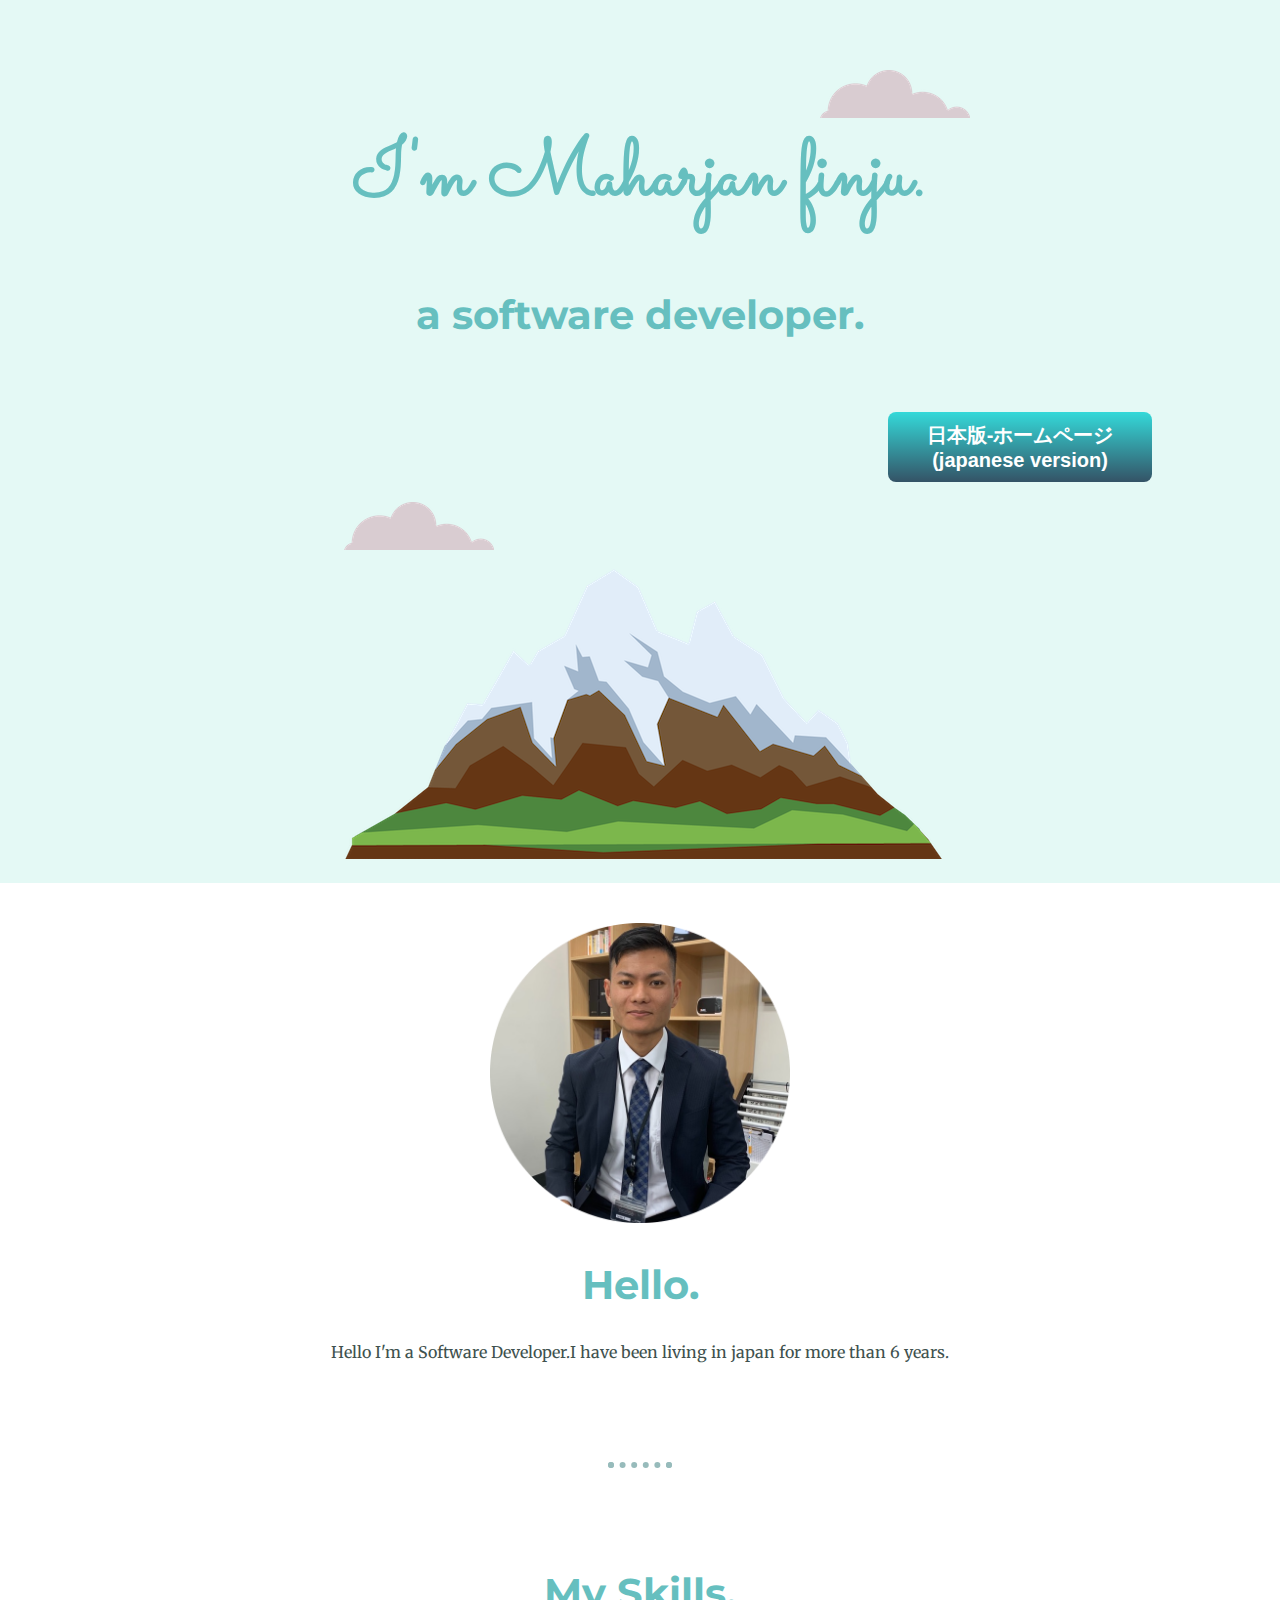
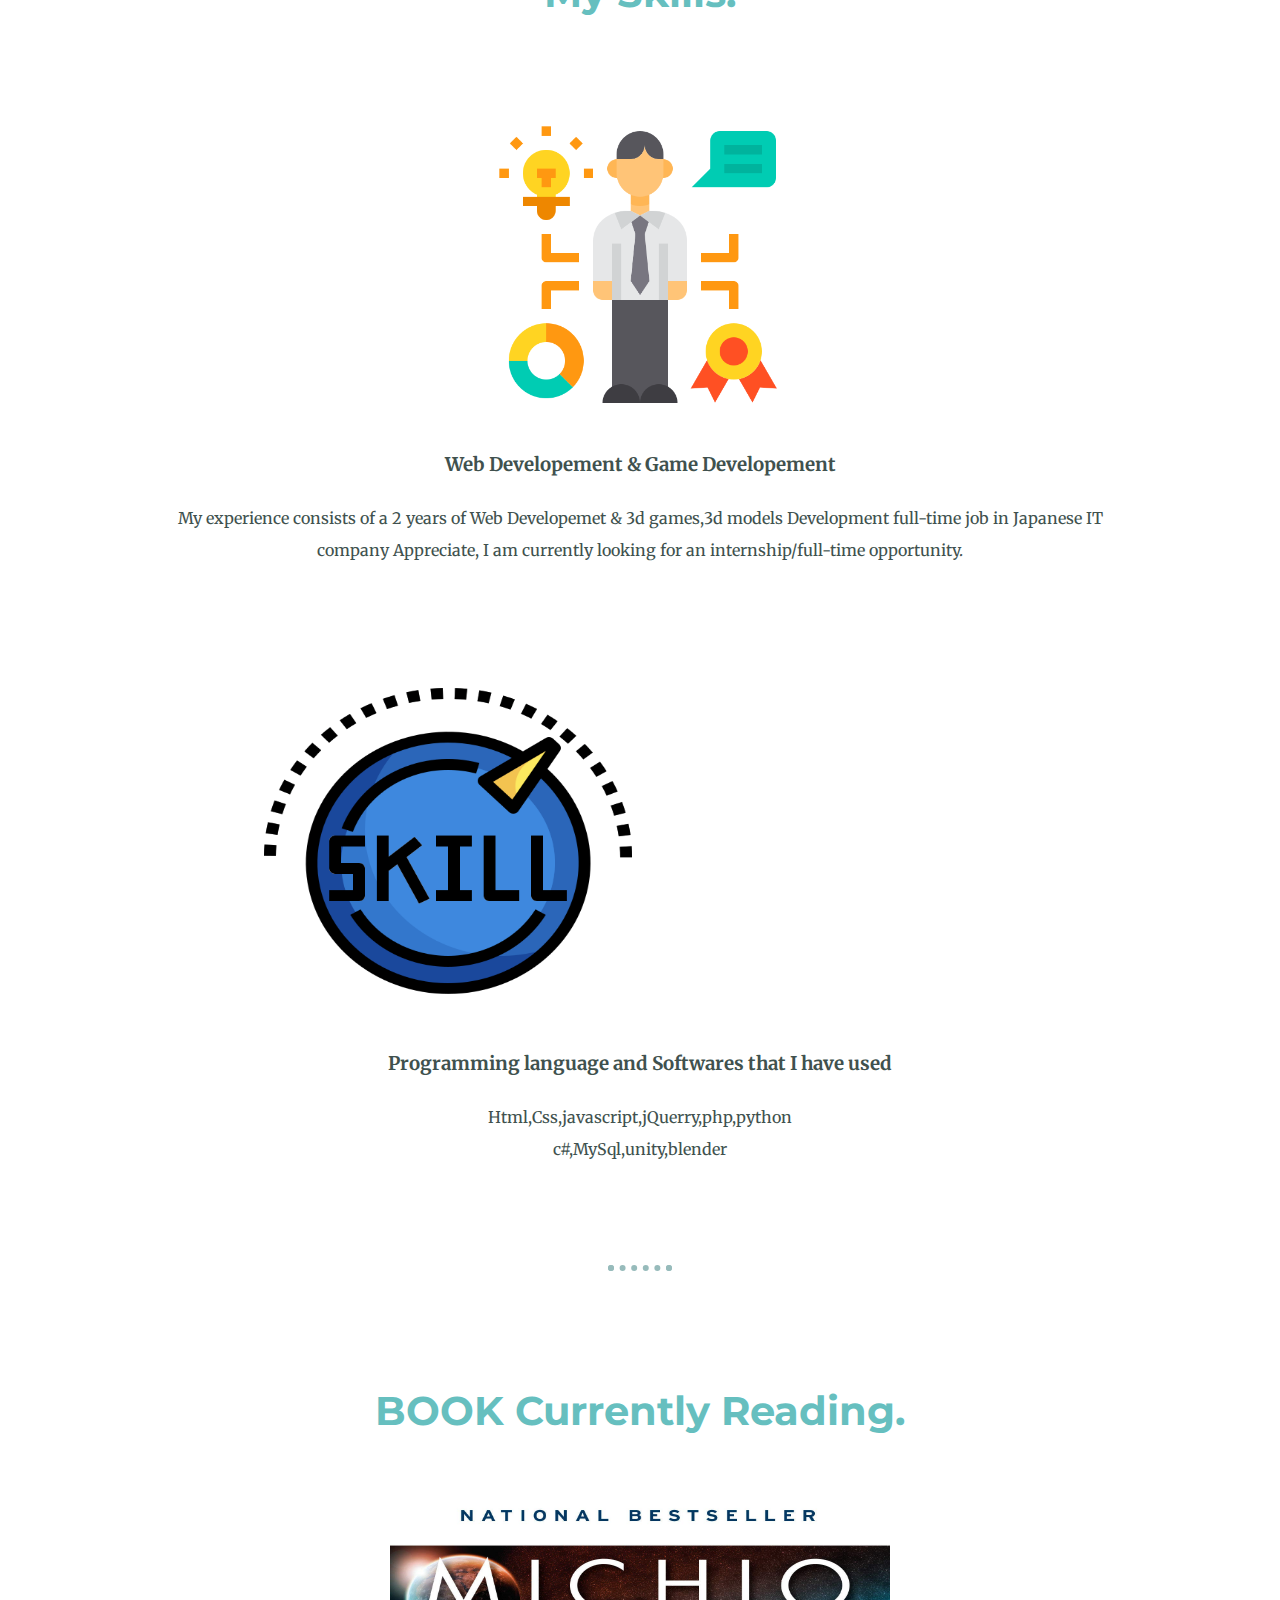
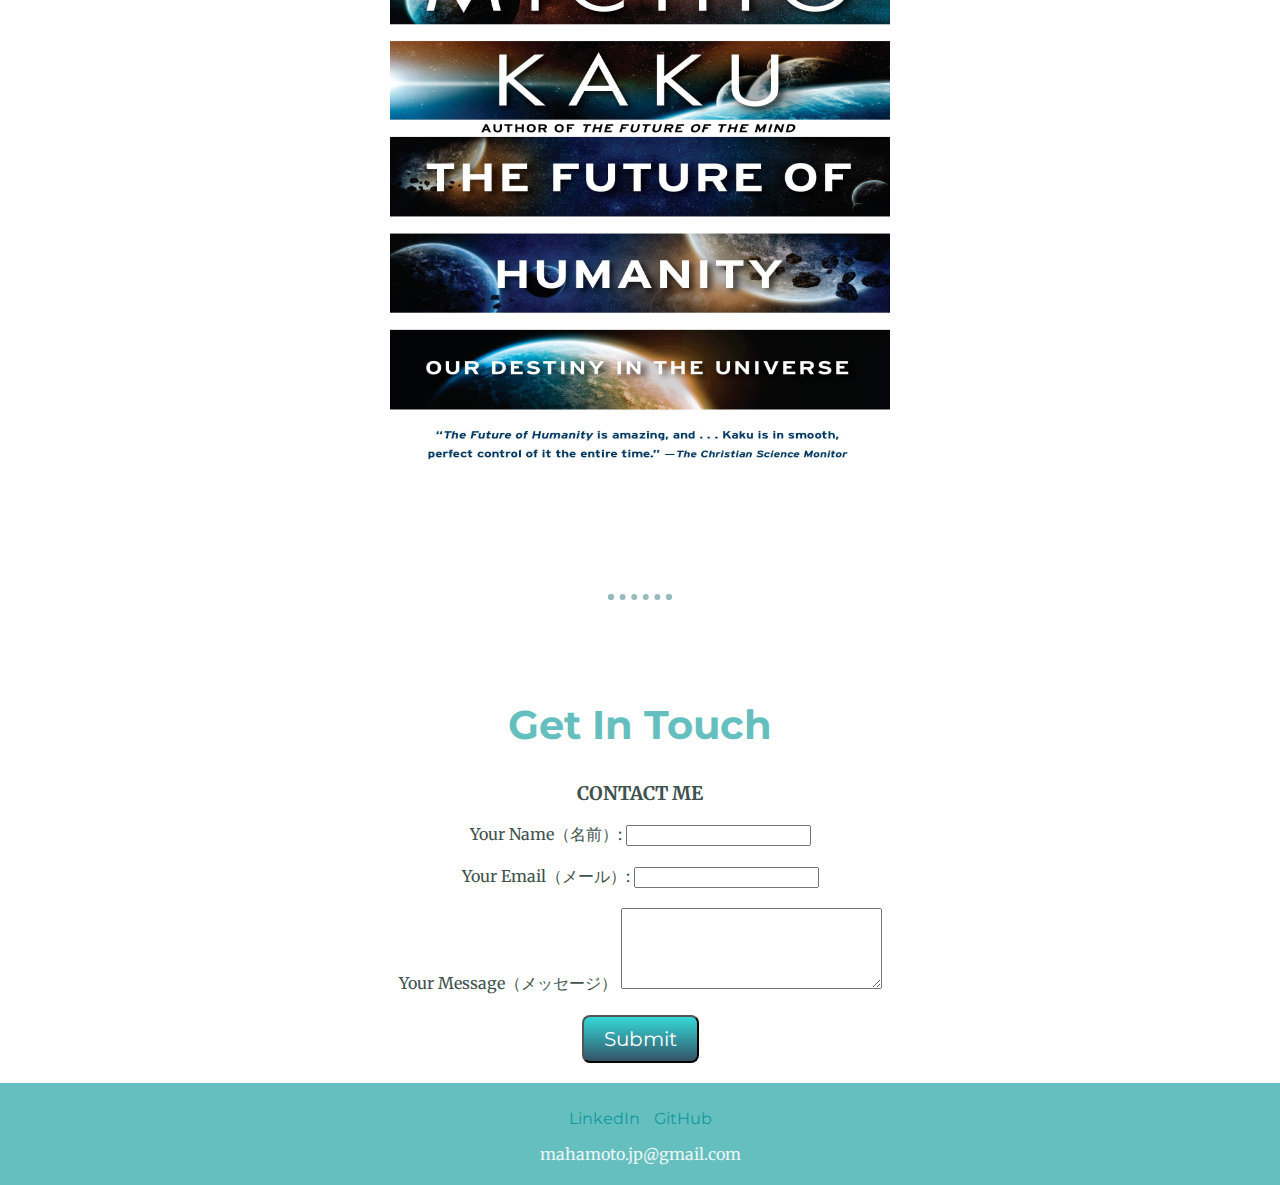
<file: index.html>
<!DOCTYPE html>
<html lang="en" dir="ltr">
  <head>
    <meta charset="utf-8">
    <title>Maharjan Finju</title>
  </head>
  <link rel="stylesheet" href="css/styles.css">
  <link rel="icon" href="favicon.ico">
  <link href="https://fonts.googleapis.com/css2?family=Merriweather:wght@700&family=Montserrat&family=Sacramento&display=swap" rel="stylesheet">  <body>

<div class="top-container">
    <img class="top-cloud" src="cloud.png" alt="cloud-img">
    <h1>I'm Maharjan finju.</h1>
    <h2>a software developer.</h2>
    <a href="index-japanese-new.html"><h3 class="japanese-page">日本版-ホームページ <br />(japanese version)</h3></a>
    <img class="bottom-cloud" src="cloud.png" alt="cloud-img">
    <img src="mountain.png" alt="mountain-img">

</div>
<div class="middle-container">
  <div class="profile">
    <img src="maharjan.png" alt="" style="height:300px;width:300px;">
    <h2>Hello.</h2>
    <p class="hello-down">Hello I'm a Software Developer.I have been living in japan for more than 6 years.</p>
  </div>
  <hr>
  <div class="skills">
    <h2>My Skills.</h2>
    <div class="skill-row">
      <img class="" src="skills.png" style="height:300px;width:300px;" alt="">
      <h3>Web Developement & Game Developement</h3>
      <p>My experience consists of a 2 years of Web Developemet & 3d games,3d models Development full-time job in Japanese IT company Appreciate,
        I am currently looking for an internship/full-time opportunity.</p>
    </div>
    <div class="skill-row">
      <img class="" src="skill.png" style="height:350px;width:380px;" alt="">
      <iframe src="https://giphy.com/embed/juua9i2c2fA0AIp2iq" width="380px" height="350px" frameBorder="0" class="giphy-embed" allowFullScreen></iframe><p></p>

      <h3>Programming language and Softwares that I have used</h3>
      <p>Html,Css,javascript,jQuerry,php,python<br />c#,MySql,unity,blender</p>
    </div>
  </div>
  <hr>
  <div class="skill-row">
    <h2 class="book-title">BOOK Currently Reading.</h2>
    <img class="book" src="michiko.jpeg" style="height:600px;width:500px;" alt="">
  </div>
</div>
<hr>

  <div class="contact-me">
    <h2>Get In Touch</h2>
    <h3>CONTACT ME</h3>
    <form action="mailto:mahamoto.jp@gmail.com" method="post" enctype="text/plain">
      <label>Your Name（名前）:</label>
      <input type="text" name="your name" value="">
      <br>
      <br>
      <label>Your Email（メール）:</label>
      <input type="email" name="your email" value="">
      <br>
      <br>
      <label>Your Message（メッセージ）</label>
      <textarea name="your message" rows="5" cols="30"></textarea>
      <br>
      <br>
      <input class="submit" type="submit" name="">



    </form>

  </div>
</div>


<div class="bottom-container">
  <a class="footer-link" href="https://www.linkedin.com/in/tshering-finju-maharjan-a04124206/">LinkedIn</a>
  <a class="footer-link" href="https://github.com/MaharjanFinjo">GitHub</a>
  <p class="bottom-name">mahamoto.jp@gmail.com</p>
</div>

  </body>
</html>
</file>
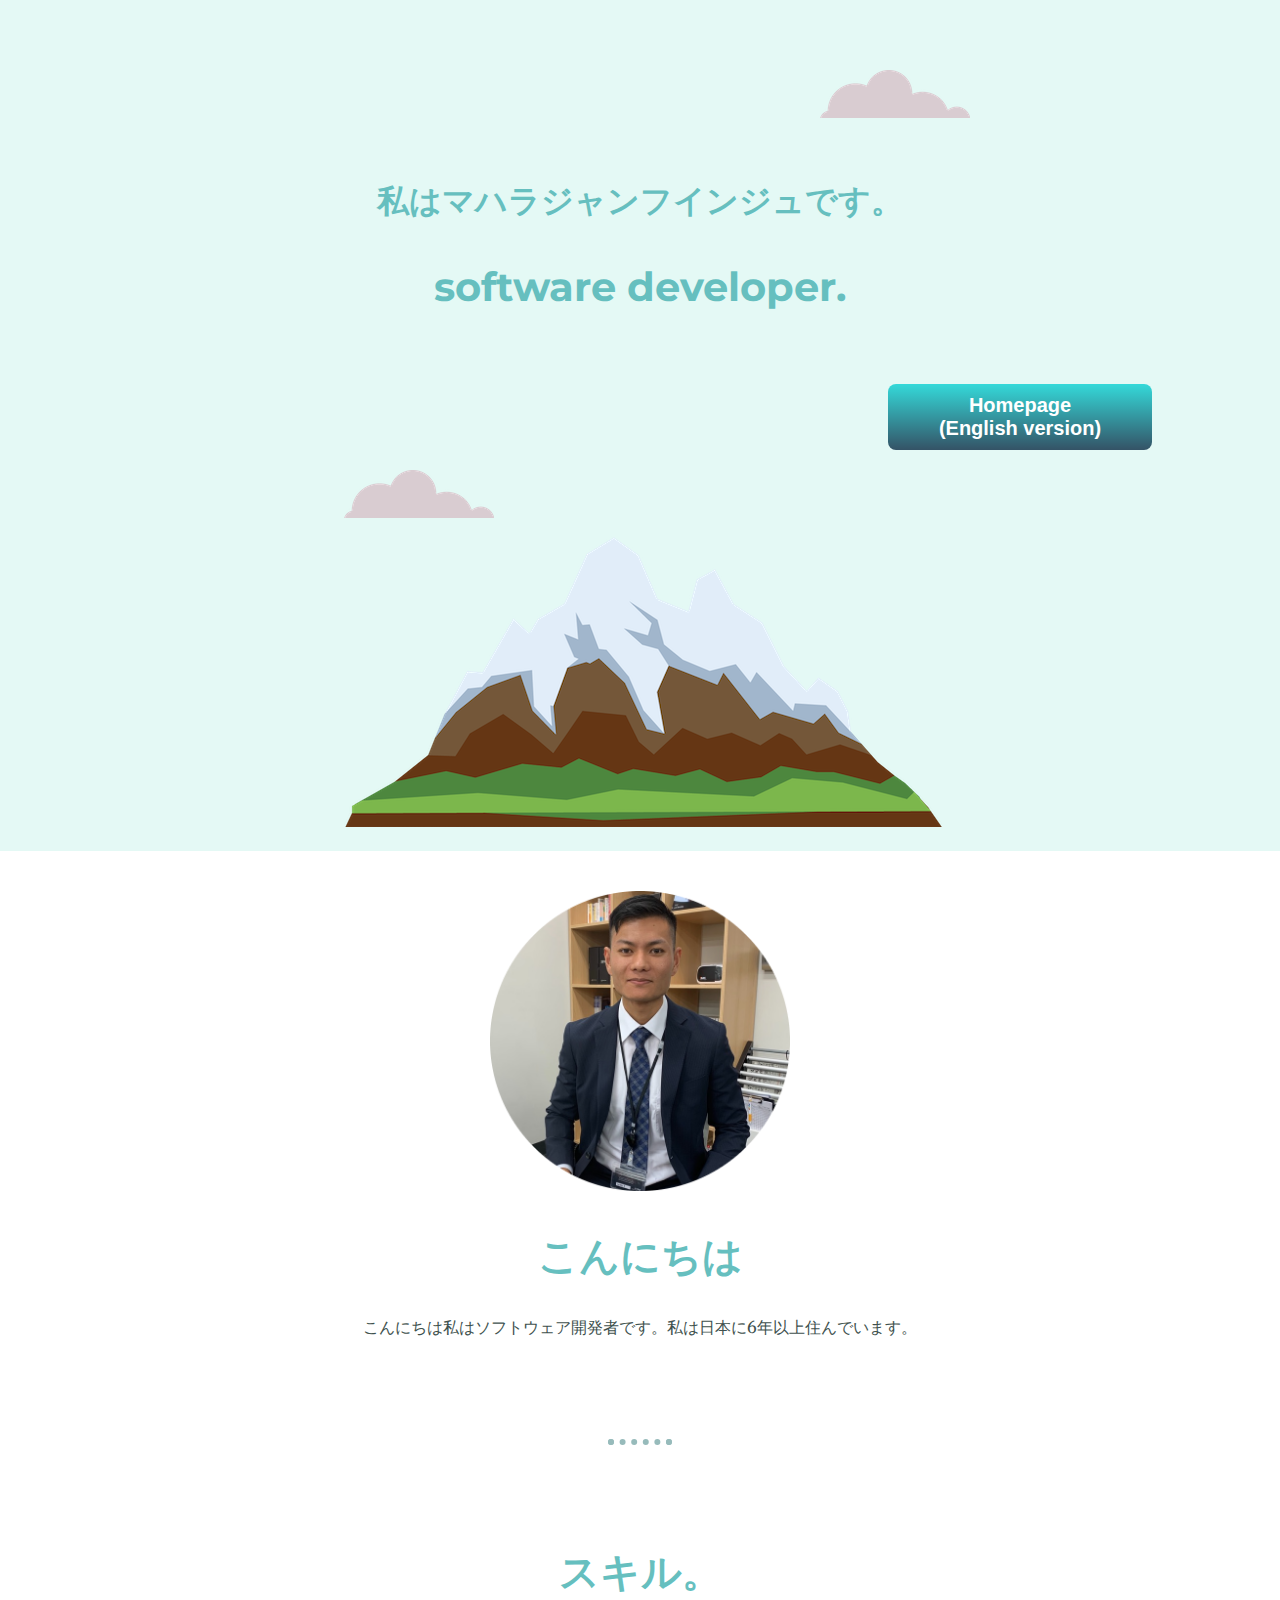
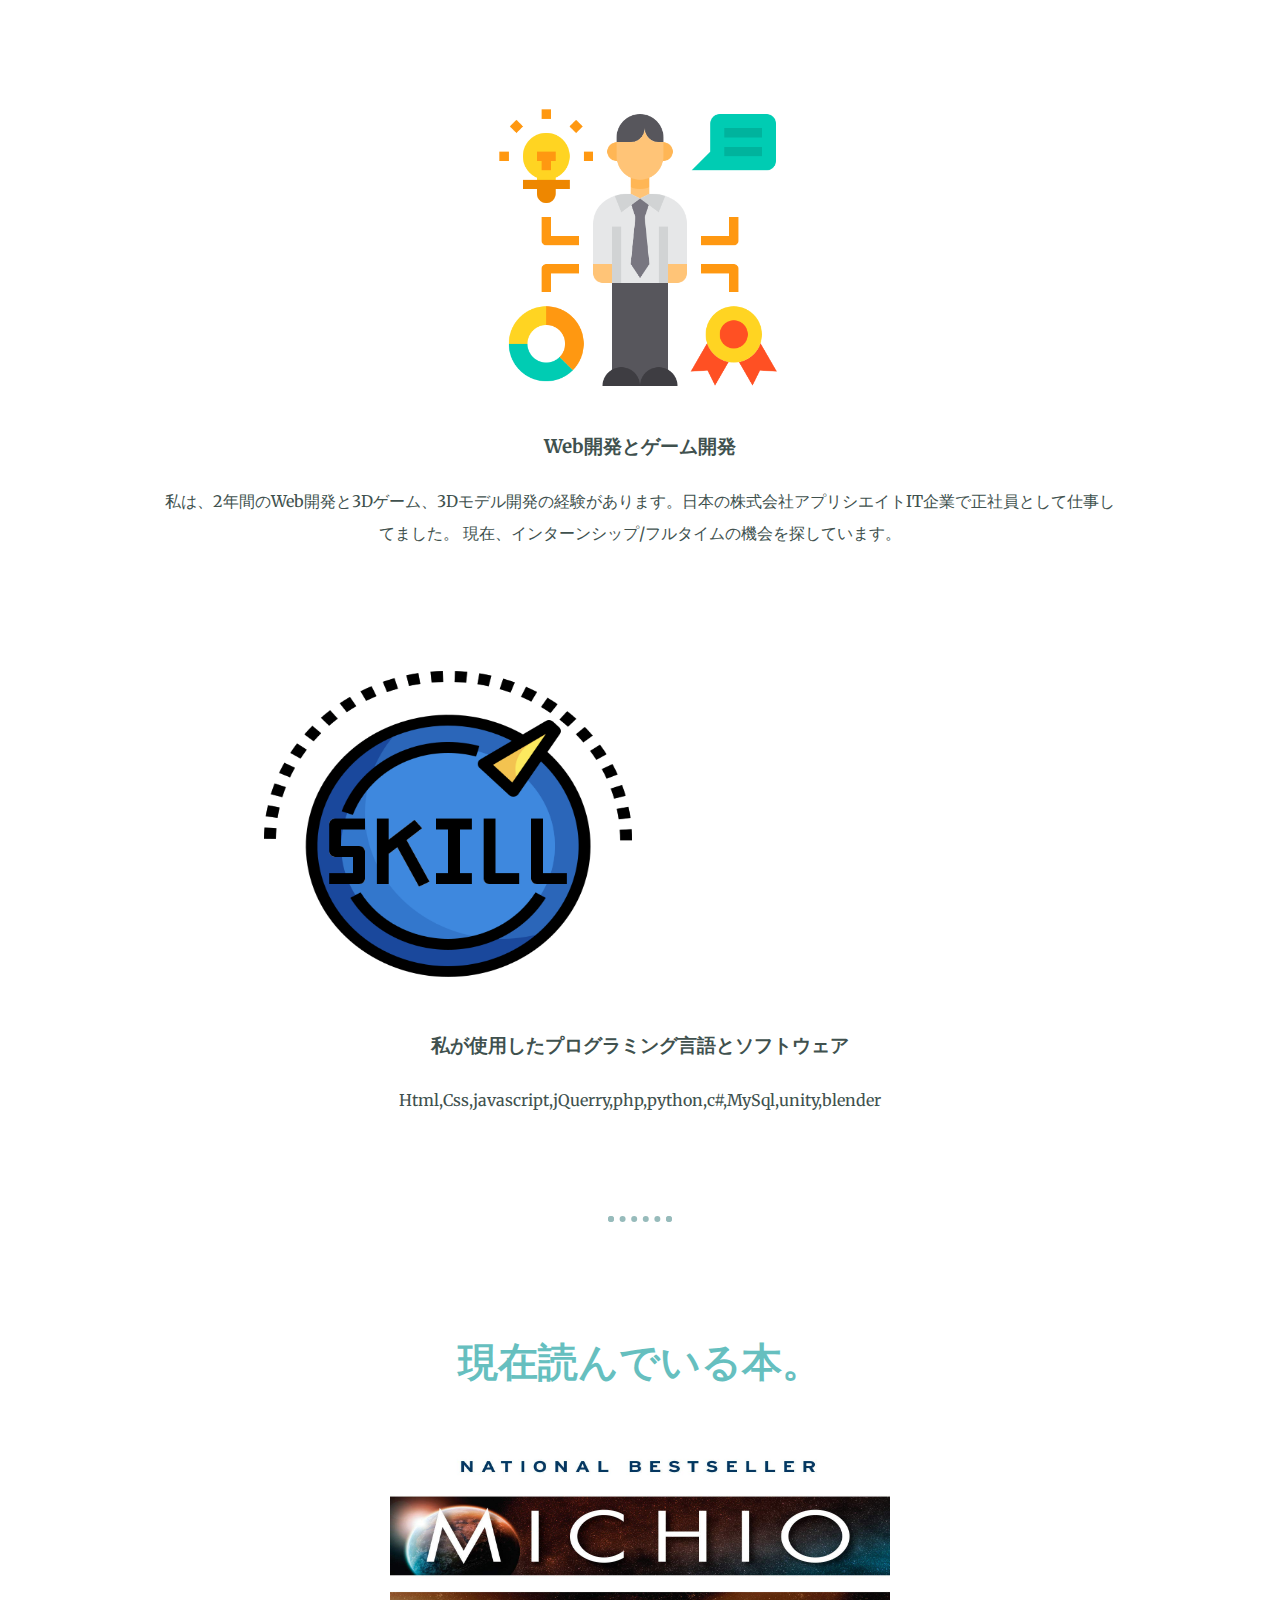
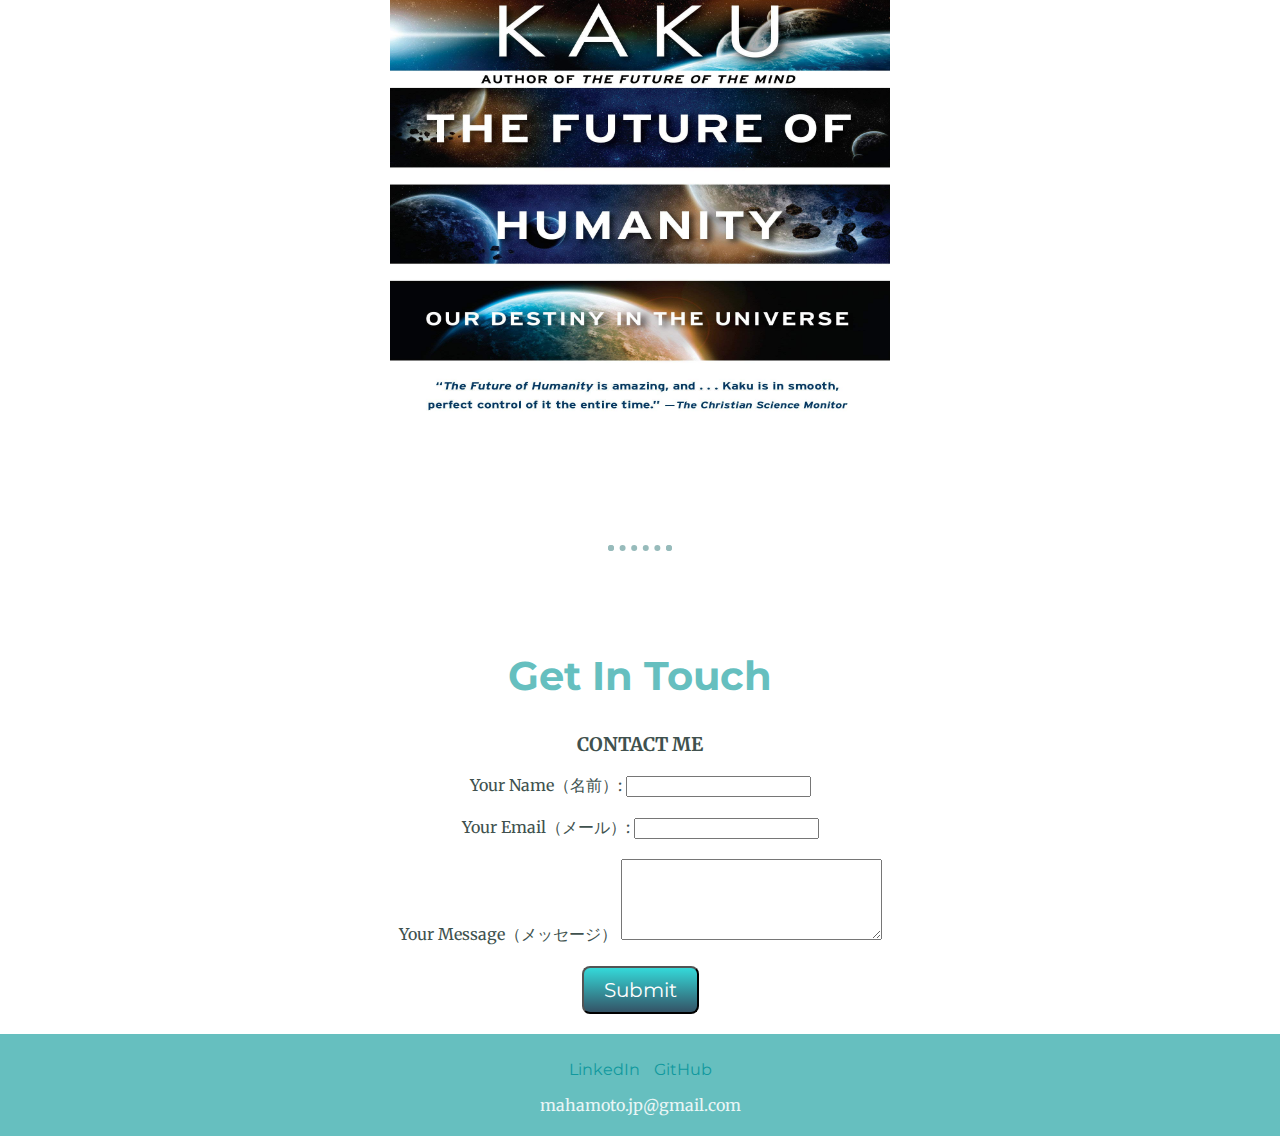
<file: index-japanese-new.html>
<!DOCTYPE html>
<html lang="en" dir="ltr">
  <head>
    <meta charset="utf-8">
    <title>Maharjan Finju</title>
  </head>
  <link rel="stylesheet" href="css/styles.css">
  <link rel="icon" href="favicon.ico">
  <link href="https://fonts.googleapis.com/css2?family=Merriweather:wght@700&family=Montserrat&family=Sacramento&display=swap" rel="stylesheet">  <body>

<div class="top-container">
    <img class="top-cloud" src="cloud.png" alt="cloud-img">
    <h1 class="name">私はマハラジャンフインジュです。</h1>
    <h2>software developer.</h2>
    <a href="index.html"><h3 class="japanese-page">Homepage<br />(English version)</h3></a>
    <img class="bottom-cloud" src="cloud.png" alt="cloud-img">
    <img src="mountain.png" alt="mountain-img">

</div>
<div class="middle-container">
  <div class="profile">
    <img src="maharjan.png" alt="" style="height:300px;width:300px;">
    <h2>こんにちは</h2>
    <p class="hello-down">こんにちは私はソフトウェア開発者です。私は日本に6年以上住んでいます。</p>
  </div>
  <hr>
  <div class="skills">
    <h2>スキル。</h2>
    <div class="skill-row">
      <img class="" src="skills.png" style="height:300px;width:300px;" alt="">
      <h3>Web開発とゲーム開発</h3>
      <p>私は、2年間のWeb開発と3Dゲーム、3Dモデル開発の経験があります。日本の株式会社アプリシエイトIT企業で正社員として仕事してました。
        現在、インターンシップ/フルタイムの機会を探しています。</p>
    </div>
    <div class="skill-row">
      <img class="" src="skill.png" style="height:350px;width:380px;" alt="">
      <iframe src="https://giphy.com/embed/juua9i2c2fA0AIp2iq" width="380px" height="350px" frameBorder="0" class="giphy-embed" allowFullScreen></iframe><p></p>

      <h3>私が使用したプログラミング言語とソフトウェア</h3>
      <p>Html,Css,javascript,jQuerry,php,python,c#,MySql,unity,blender</p>
    </div>
  </div>
  <hr>
  <div class="skill-row">
    <h2 class="book-title">現在読んでいる本。</h2>
    <img class="book" src="michiko.jpeg" style="height:600px;width:500px;" alt="">
  </div>
</div>
<hr>

  <div class="contact-me">
    <h2>Get In Touch</h2>
    <h3>CONTACT ME</h3>
    <form action="mailto:mahamoto.jp@gmail.com" method="post" enctype="text/plain">
      <label>Your Name（名前）:</label>
      <input type="text" name="your name" value="">
      <br>
      <br>
      <label>Your Email（メール）:</label>
      <input type="email" name="your email" value="">
      <br>
      <br>
      <label>Your Message（メッセージ）</label>
      <textarea name="your message" rows="5" cols="30"></textarea>
      <br>
      <br>
      <input class="submit" type="submit" name="">



    </form>

  </div>
</div>


<div class="bottom-container">
  <a class="footer-link" href="https://www.linkedin.com/in/tshering-finju-maharjan-a04124206/">LinkedIn</a>
  <a class="footer-link" href="https://github.com/MaharjanFinjo">GitHub</a>
  <p class="bottom-name">mahamoto.jp@gmail.com</p>
</div>

  </body>
</html>
</file>
<file: css/styles.css>
.top-container{
  background-color: #E4F9F5;
  padding: 20px;
}
body{
  margin: 0;
  text-align: center;
  font-family: 'Merriweather', serif;
  color: #40514E
}
h1{
  margin-top: 100px;
  font-family: 'Sacramento', cursive;
  font-size: 5rem;
  color: #66BFBF;
}
h2{
  font-family: 'Montserrat', sans-serif;
  font-size: 2.5rem;
  color: #66BFBF;
}
h3{
}

.middle-container{
}
.bottom-container{
      background-color: #66BFBF;
      padding: 25px 0 5px 0;
}
.bottom-cloud{
  position: absolute;
}
.top-cloud{
  position: absolute;
  margin-left: 180px;
  margin-top: 50px;
}
.skill-row{
  width: 75%;
  margin: 100px auto 100px auto;
  line-height: 2;
}
.japanese-page{
  margin-left: 70%;
  width: 14rem;
}
.name{
    font-size: xx-large;
    margin-top: 10rem;
}
.profile{
  margin-top: 40px;
}
hr{
  border: dotted #97bbbb 6px;
  border-bottom: none;
  width: 4%;
  margin: 100px auto;
}
.contact-me{
padding: 0px 0px 20px 0px;
}
.submit {
  background: #34d9d9;
  background-image: -webkit-linear-gradient(top, #34d9d9, #345366);
  background-image: -moz-linear-gradient(top, #34d9d9, #345366);
  background-image: -ms-linear-gradient(top, #34d9d9, #345366);
  background-image: -o-linear-gradient(top, #34d9d9, #345366);
  background-image: linear-gradient(to bottom, #34d9d9, #345366);
  -webkit-border-radius: 8;
  -moz-border-radius: 8;
  border-radius: 8px;
  font-family: 'Montserrat', sans-serif;
  color: #ffffff;
  font-size: 20px;
  padding: 10px 20px 10px 20px;
  text-decoration: none;
}

.submit:hover {
  background: #3ce6fc;
  background-image: -webkit-linear-gradient(top, #3ce6fc, #06baba);
  background-image: -moz-linear-gradient(top, #3ce6fc, #06baba);
  background-image: -ms-linear-gradient(top, #3ce6fc, #06baba);
  background-image: -o-linear-gradient(top, #3ce6fc, #06baba);
  background-image: linear-gradient(to bottom, #3ce6fc, #06baba);
  text-decoration: none;
}
a{
  color: #11999e;
  font-family: 'Montserrat', sans-serif;
  margin: 10px 5px;
  text-decoration: none;
}
a:hover{
  color: #EAF6F6;
}
.bottom-name{
  color: #EAF6F6;
}
.japanese-page {
  background: #34d9d9;
  background-image: -webkit-linear-gradient(top, #34d9d9, #345366);
  background-image: -moz-linear-gradient(top, #34d9d9, #345366);
  background-image: -ms-linear-gradient(top, #34d9d9, #345366);
  background-image: -o-linear-gradient(top, #34d9d9, #345366);
  background-image: linear-gradient(to bottom, #34d9d9, #345366);
  -webkit-border-radius: 8;
  -moz-border-radius: 8;
  border-radius: 8px;
  font-family: Arial;
  color: #ffffff;
  font-size: 20px;
  padding: 10px 20px 10px 20px;
  text-decoration: none;
}

.japanese-page:hover {
  background: #3ce6fc;
  background-image: -webkit-linear-gradient(top, #3ce6fc, #06baba);
  background-image: -moz-linear-gradient(top, #3ce6fc, #06baba);
  background-image: -ms-linear-gradient(top, #3ce6fc, #06baba);
  background-image: -o-linear-gradient(top, #3ce6fc, #06baba);
  background-image: linear-gradient(to bottom, #3ce6fc, #06baba);
  text-decoration: none;
}
.hello-down{
  margin: 0rem 2rem;
}
</file>
